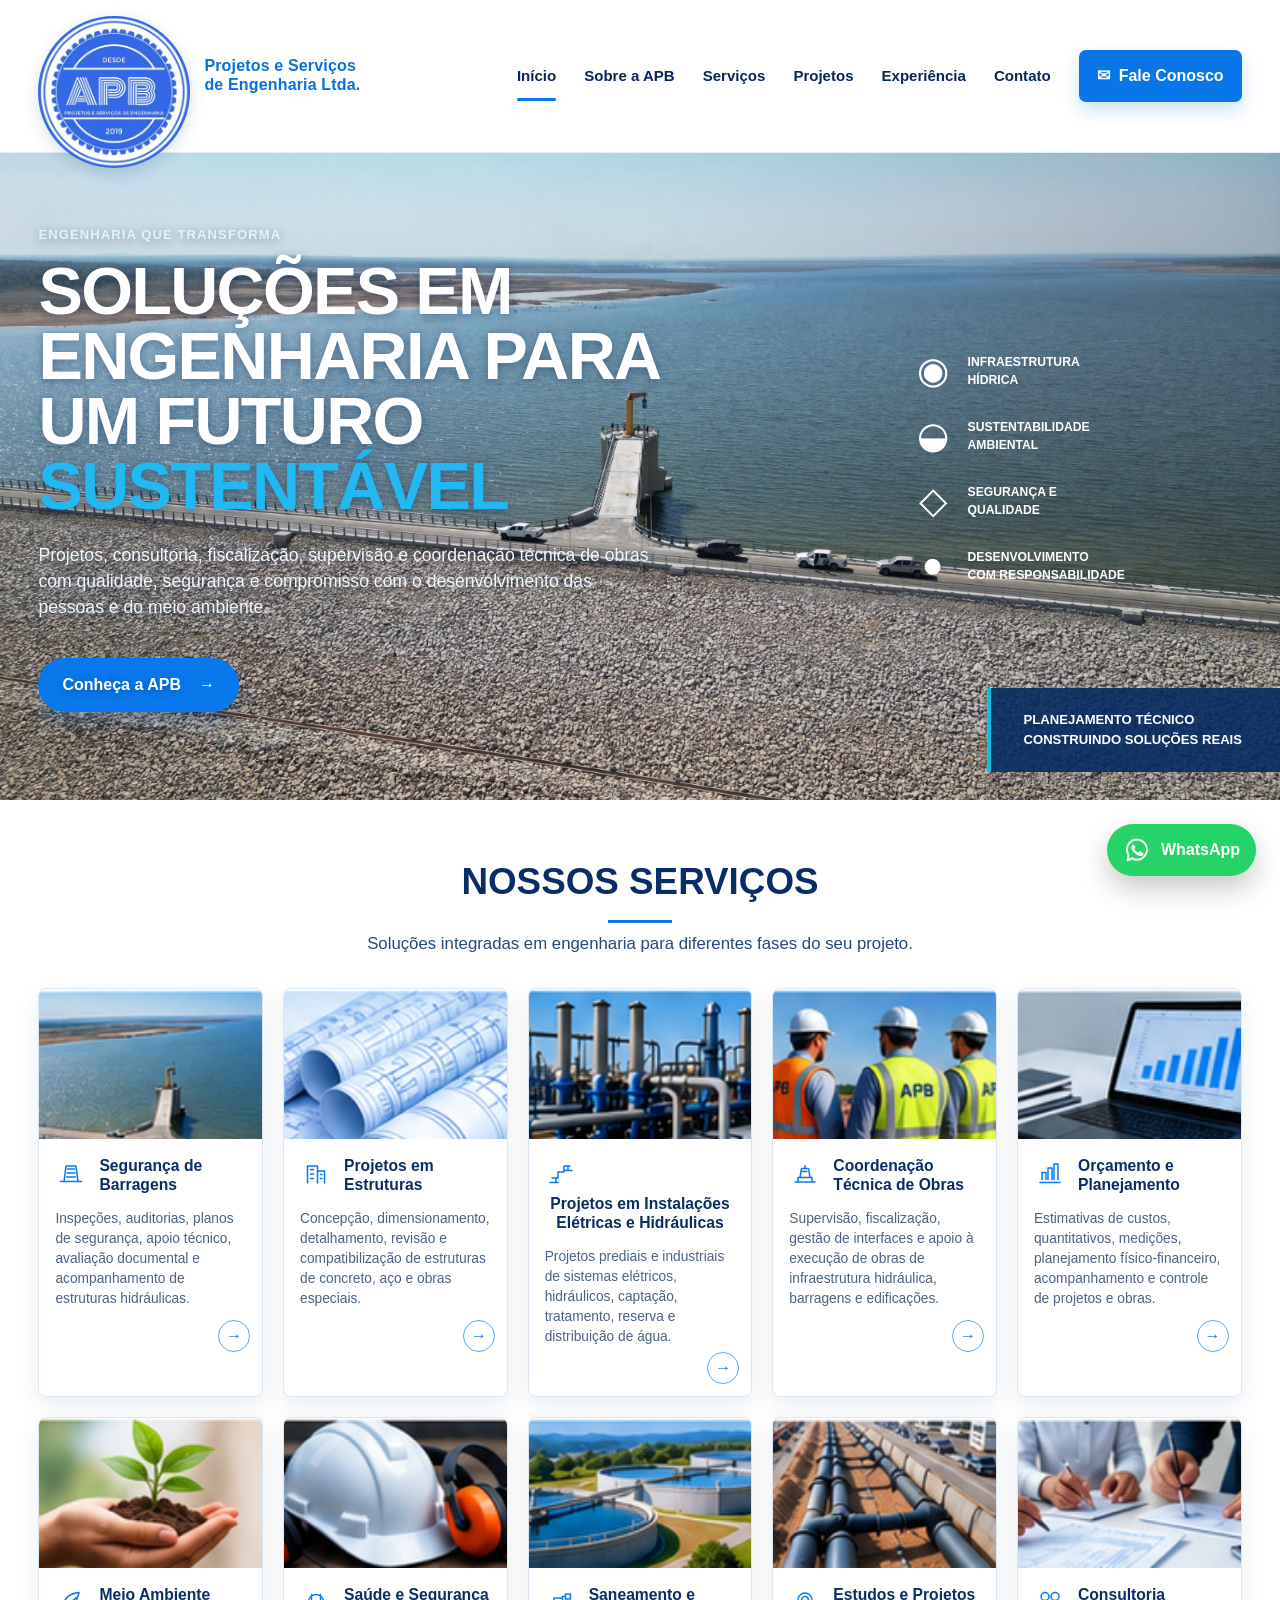
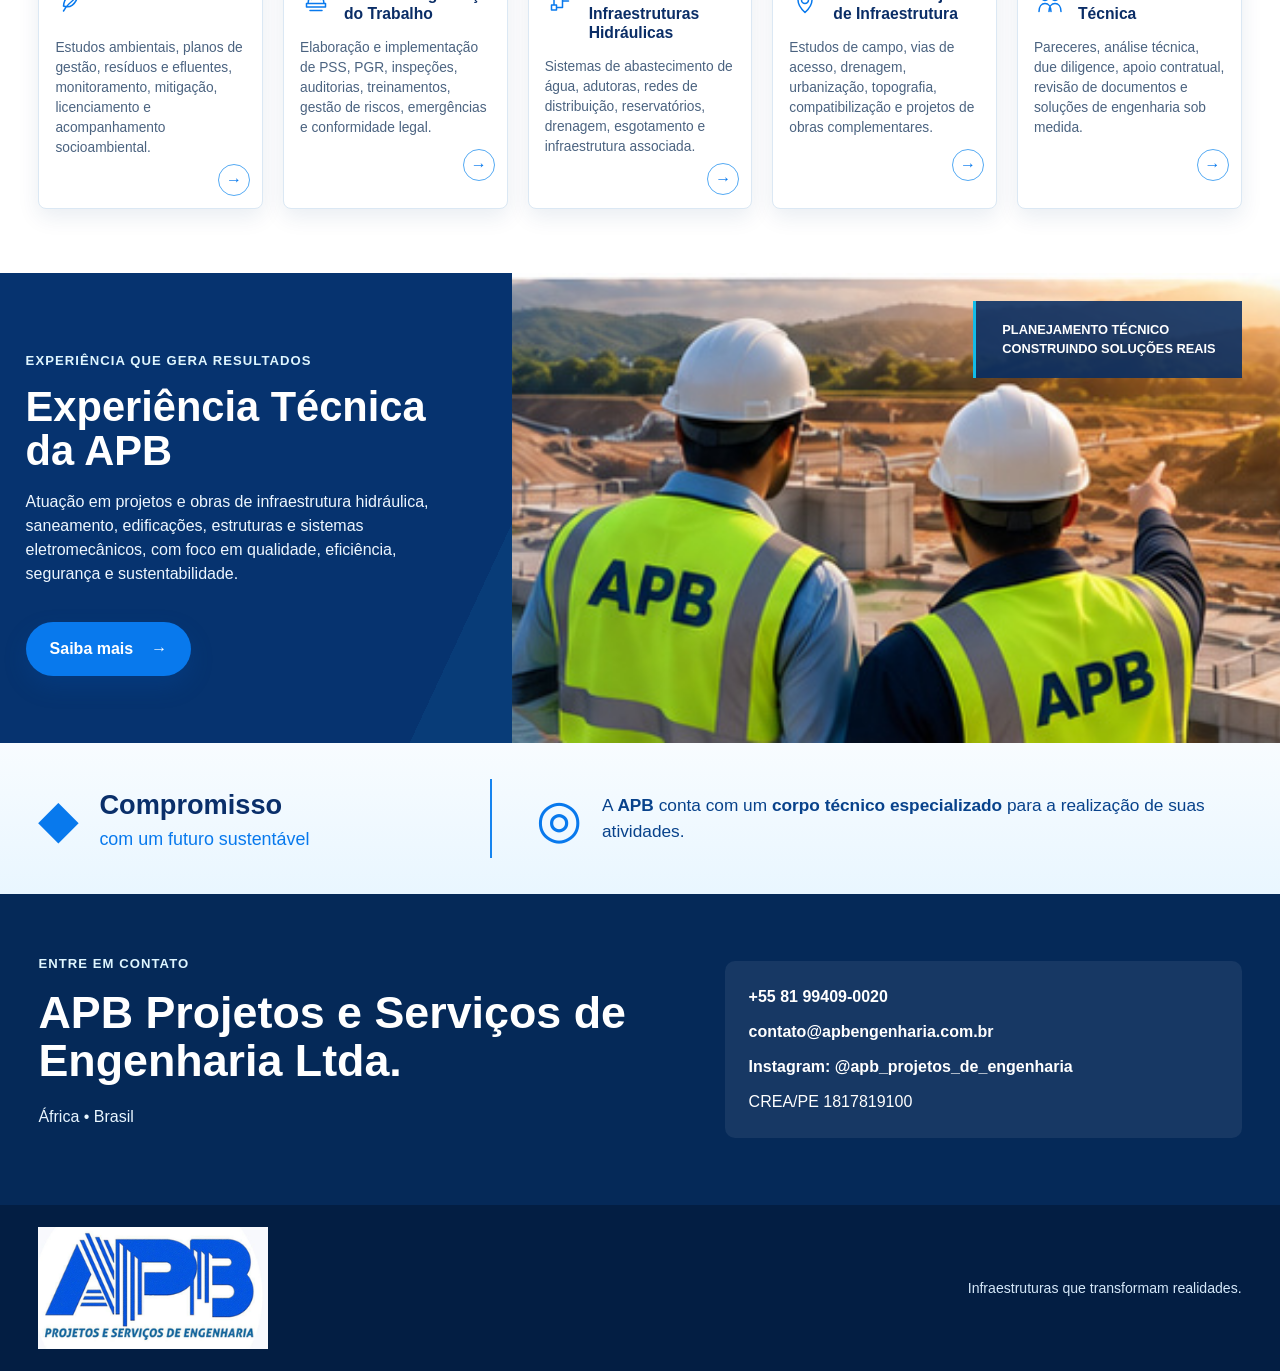
<file: index.html>
<!doctype html>
<html lang="pt-BR">
<head>
  <meta charset="utf-8" />
  <meta name="viewport" content="width=device-width, initial-scale=1" />
  <meta name="description" content="APB Projetos e Serviços de Engenharia Ltda. Soluções em engenharia, infraestrutura hidráulica, segurança de barragens, estruturas, instalações, meio ambiente, saúde e segurança do trabalho, coordenação técnica e planejamento." />
  <meta name="theme-color" content="#073b78" />
  <title>APB Projetos e Serviços de Engenharia Ltda.</title>
  <link rel="stylesheet" href="./styles.css" />
</head>
<body>
  <header class="site-header">
    <div class="container header-inner">
      <a class="brand" href="#inicio" aria-label="Ir para o início">
        <img src="./00_logo_apb.jpg" alt="Logotipo da APB" class="brand-logo" />
        <span class="brand-legal">Projetos e Serviços<br>de Engenharia Ltda.</span>
      </a>

      <button class="menu-toggle" aria-label="Abrir menu" aria-expanded="false" aria-controls="main-nav">☰</button>
      <nav id="main-nav" class="main-nav" aria-label="Navegação principal">
        <a class="active" href="#inicio">Início</a>
        <a href="#experiencia">Sobre a APB</a>
        <a href="#servicos">Serviços</a>
        <a href="#servicos">Projetos</a>
        <a href="#experiencia">Experiência</a>
        <a href="#contato">Contato</a>
      </nav>
      <a class="header-cta" href="#contato" aria-label="Fale conosco">✉ <span>Fale Conosco</span></a>
    </div>
  </header>

  <main>
    <section id="inicio" class="hero" aria-labelledby="hero-title">
      <img src="./hero.jpg" alt="Barragem e reservatório, infraestrutura hidráulica" class="hero-bg" />
      <div class="hero-overlay"></div>
      <div class="container hero-layout">
        <div class="hero-copy">
          <p class="eyebrow light">Engenharia que transforma</p>
          <h1 id="hero-title">Soluções em Engenharia para um Futuro <span>Sustentável</span></h1>
          <p>Projetos, consultoria, fiscalização, supervisão e coordenação técnica de obras com qualidade, segurança e compromisso com o desenvolvimento das pessoas e do meio ambiente.</p>
          <a class="btn-primary" href="#servicos">Conheça a APB <span aria-hidden="true">→</span></a>
        </div>

        <aside class="hero-values" aria-label="Princípios de atuação">
          <div><span class="value-icon" aria-hidden="true">◉</span><strong>Infraestrutura<br>Hídrica</strong></div>
          <div><span class="value-icon" aria-hidden="true">◒</span><strong>Sustentabilidade<br>Ambiental</strong></div>
          <div><span class="value-icon" aria-hidden="true">◇</span><strong>Segurança e<br>Qualidade</strong></div>
          <div><span class="value-icon" aria-hidden="true">●</span><strong>Desenvolvimento<br>com Responsabilidade</strong></div>
        </aside>
      </div>
      <div class="hero-tag">Planejamento Técnico<br>Construindo Soluções Reais</div>
    </section>
<section id="servicos" class="section services-section" aria-labelledby="services-title">
      <div class="container">
        <div class="section-heading">
          <h2 id="services-title">Nossos Serviços</h2>
          <p>Soluções integradas em engenharia para diferentes fases do seu projeto.</p>
        </div>

        <div class="services-grid">
          <article class="service-card" id="seguranca-barragens" tabindex="0">
            <div class="service-image service-dam" role="img" aria-label="Barragem e reservatório"></div>
            <div class="service-body">
              <svg class="service-icon" viewBox="0 0 64 64" aria-hidden="true"><path d="M11 49h42M18 49l4-31h20l4 31M25 24h14M24 32h16M23 40h18"/></svg>
              <h3>Segurança de Barragens</h3>
              <p>Inspeções, auditorias, planos de segurança, apoio técnico, avaliação documental e acompanhamento de estruturas hidráulicas.</p>
              <button class="service-more" type="button" data-service="Segurança de Barragens" aria-label="Ver detalhes de Segurança de Barragens">→</button>
            </div>
          </article>

          <article class="service-card" tabindex="0">
            <div class="service-image service-structure" role="img" aria-label="Projeto estrutural"></div>
            <div class="service-body">
              <svg class="service-icon" viewBox="0 0 64 64" aria-hidden="true"><path d="M15 52V18h20v34M35 28h14v24M21 25h6M21 34h6M21 43h6M41 35h3M41 43h3"/></svg>
              <h3>Projetos em Estruturas</h3>
              <p>Concepção, dimensionamento, detalhamento, revisão e compatibilização de estruturas de concreto, aço e obras especiais.</p>
              <button class="service-more" type="button" data-service="Projetos em Estruturas" aria-label="Ver detalhes de Projetos em Estruturas">→</button>
            </div>
          </article>

          <article class="service-card" tabindex="0">
            <div class="service-image service-installations" role="img" aria-label="Instalações hidráulicas e elétricas"></div>
            <div class="service-body">
              <svg class="service-icon" viewBox="0 0 64 64" aria-hidden="true"><path d="M14 42h12V30h12V18h12M22 42v9M46 18v9M10 51h16M38 27h16"/></svg>
              <h3 class="installations-title">Projetos em Instalações Elétricas e Hidráulicas</h3>
              <p>Projetos prediais e industriais de sistemas elétricos, hidráulicos, captação, tratamento, reserva e distribuição de água.</p>
              <button class="service-more" type="button" data-service="Projetos em Instalações Elétricas e Hidráulicas" aria-label="Ver detalhes de Projetos em Instalações Elétricas e Hidráulicas">→</button>
            </div>
          </article>

          <article class="service-card" tabindex="0">
            <div class="service-image service-coordination" role="img" aria-label="Coordenação técnica de obras"></div>
            <div class="service-body">
              <svg class="service-icon" viewBox="0 0 64 64" aria-hidden="true"><path d="M12 50h40M18 50v-9h28v9M22 41l3-18h14l3 18M26 29h10M32 17v6"/></svg>
              <h3>Coordenação Técnica de Obras</h3>
              <p>Supervisão, fiscalização, gestão de interfaces e apoio à execução de obras de infraestrutura hidráulica, barragens e edificações.</p>
              <button class="service-more" type="button" data-service="Coordenação Técnica de Obras" aria-label="Ver detalhes de Coordenação Técnica de Obras">→</button>
            </div>
          </article>

          <article class="service-card" tabindex="0">
            <div class="service-image service-budget" role="img" aria-label="Orçamento e planejamento"></div>
            <div class="service-body">
              <svg class="service-icon" viewBox="0 0 64 64" aria-hidden="true"><path d="M12 51h40M16 45V31h8v14M28 45V22h8v23M40 45V14h8v31"/></svg>
              <h3>Orçamento e Planejamento</h3>
              <p>Estimativas de custos, quantitativos, medições, planejamento físico-financeiro, acompanhamento e controle de projetos e obras.</p>
              <button class="service-more" type="button" data-service="Orçamento e Planejamento" aria-label="Ver detalhes de Orçamento e Planejamento">→</button>
            </div>
          </article>

          <article class="service-card" tabindex="0">
            <div class="service-image service-environment" role="img" aria-label="Meio ambiente"></div>
            <div class="service-body">
              <svg class="service-icon" viewBox="0 0 64 64" aria-hidden="true"><path d="M48 13C30 15 18 24 17 40c12 5 25-1 31-27ZM17 50c7-12 15-19 26-27"/></svg>
              <h3>Meio Ambiente</h3>
              <p>Estudos ambientais, planos de gestão, resíduos e efluentes, monitoramento, mitigação, licenciamento e acompanhamento socioambiental.</p>
              <button class="service-more" type="button" data-service="Meio Ambiente" aria-label="Ver detalhes de Meio Ambiente">→</button>
            </div>
          </article>

          <article class="service-card" tabindex="0">
            <div class="service-image service-hst" role="img" aria-label="Saúde e Segurança do Trabalho"></div>
            <div class="service-body">
              <svg class="service-icon" viewBox="0 0 64 64" aria-hidden="true"><path d="M16 35c0-10 7-18 16-18s16 8 16 18M13 35h38v7H13zM23 17v10M41 17v10M20 49h24"/></svg>
              <h3>Saúde e Segurança do Trabalho</h3>
              <p>Elaboração e implementação de PSS, PGR, inspeções, auditorias, treinamentos, gestão de riscos, emergências e conformidade legal.</p>
              <button class="service-more" type="button" data-service="Saúde e Segurança do Trabalho" aria-label="Ver detalhes de Saúde e Segurança do Trabalho">→</button>
            </div>
          </article>

          <article class="service-card" tabindex="0">
            <div class="service-image service-water" role="img" aria-label="Saneamento e infraestrutura hidráulica"></div>
            <div class="service-body">
              <svg class="service-icon" viewBox="0 0 64 64" aria-hidden="true"><path d="M13 38h10v10H13zM41 16h10v10H41zM23 43h12V21h6M35 30h12M18 38V24h17"/></svg>
              <h3>Saneamento e Infraestruturas Hidráulicas</h3>
              <p>Sistemas de abastecimento de água, adutoras, redes de distribuição, reservatórios, drenagem, esgotamento e infraestrutura associada.</p>
              <button class="service-more" type="button" data-service="Saneamento e Infraestruturas Hidráulicas" aria-label="Ver detalhes de Saneamento e Infraestruturas Hidráulicas">→</button>
            </div>
          </article>

          <article class="service-card" tabindex="0">
            <div class="service-image service-infra" role="img" aria-label="Estudos e projetos de infraestrutura"></div>
            <div class="service-body">
              <svg class="service-icon" viewBox="0 0 64 64" aria-hidden="true"><path d="M32 53s14-13 14-25a14 14 0 1 0-28 0c0 12 14 25 14 25Zm0-18a7 7 0 1 0 0-14 7 7 0 0 0 0 14Z"/></svg>
              <h3>Estudos e Projetos de Infraestrutura</h3>
              <p>Estudos de campo, vias de acesso, drenagem, urbanização, topografia, compatibilização e projetos de obras complementares.</p>
              <button class="service-more" type="button" data-service="Estudos e Projetos de Infraestrutura" aria-label="Ver detalhes de Estudos e Projetos de Infraestrutura">→</button>
            </div>
          </article>

          <article class="service-card" tabindex="0">
            <div class="service-image service-consulting" role="img" aria-label="Consultoria técnica"></div>
            <div class="service-body">
              <svg class="service-icon" viewBox="0 0 64 64" aria-hidden="true"><path d="M22 29a8 8 0 1 0 0-16 8 8 0 0 0 0 16ZM42 29a8 8 0 1 0 0-16 8 8 0 0 0 0 16ZM10 51c0-10 5-16 12-16s12 6 12 16M30 51c0-10 5-16 12-16s12 6 12 16"/></svg>
              <h3>Consultoria Técnica</h3>
              <p>Pareceres, análise técnica, due diligence, apoio contratual, revisão de documentos e soluções de engenharia sob medida.</p>
              <button class="service-more" type="button" data-service="Consultoria Técnica" aria-label="Ver detalhes de Consultoria Técnica">→</button>
            </div>
          </article>
        </div>
      </div>
    </section>
<section id="experiencia" class="experience-section">
      <div class="experience-text">
        <div class="experience-inner">
          <p class="eyebrow light">Experiência que gera resultados</p>
          <h2>Experiência Técnica da APB</h2>
          <p>Atuação em projetos e obras de infraestrutura hidráulica, saneamento, edificações, estruturas e sistemas eletromecânicos, com foco em qualidade, eficiência, segurança e sustentabilidade.</p>
          <a class="btn-primary" href="#contato">Saiba mais <span aria-hidden="true">→</span></a>
        </div>
      </div>
      <div class="experience-photo" role="img" aria-label="Equipe técnica em acompanhamento de obra"></div>
      <div class="experience-tag">Planejamento Técnico<br>Construindo Soluções Reais</div>
    </section>

    <section class="commitment-section">
      <div class="container commitment-grid">
        <div class="commitment-title">
          <span class="leaf-icon" aria-hidden="true">◆</span>
          <div><strong>Compromisso</strong><span>com um futuro sustentável</span></div>
        </div>
        <div class="commitment-copy">
          <span class="team-icon" aria-hidden="true">◎</span>
          <p>A <strong>APB</strong> conta com um <strong>corpo técnico especializado</strong> para a realização de suas atividades.</p>
        </div>
      </div>
    </section>

    <section id="contato" class="contact-section">
      <div class="container contact-grid">
        <div>
          <p class="eyebrow light">Entre em contato</p>
          <h2>APB Projetos e Serviços de Engenharia Ltda.</h2>
          <p>África • Brasil</p>
        </div>
        <div class="contact-links">
          <a href="tel:+5581994090020">+55 81 99409-0020</a>
          <a href="mailto:contato@apbengenharia.com.br">contato@apbengenharia.com.br</a>
          <a href="https://www.instagram.com/apb_projetos_de_engenharia/" target="_blank" rel="noopener noreferrer" aria-label="Instagram da APB">Instagram: @apb_projetos_de_engenharia</a>
          <span>CREA/PE 1817819100</span>
        </div>
      </div>
    </section>
  </main>

  <footer class="site-footer">
    <div class="container footer-inner">
      <div class="footer-brand"><img src="./APB_Logo_Horizontal.png" alt="APB Projetos e Serviços de Engenharia" /></div>
      <span>Infraestruturas que transformam realidades.</span>
    </div>
  </footer>


  <a class="whatsapp-float" href="https://wa.me/5581994090020" target="_blank" rel="noopener noreferrer" aria-label="Fale com a APB pelo WhatsApp">
    <svg viewBox="0 0 32 32" aria-hidden="true"><path d="M16 3a12.6 12.6 0 0 0-10.7 19.3L4 29l6.9-1.8A12.6 12.6 0 1 0 16 3Zm0 22.9c-1.8 0-3.5-.5-5-1.3l-.4-.2-4.1 1.1 1.1-4-.3-.4A10.3 10.3 0 1 1 16 25.9Zm5.7-7.7c-.3-.2-1.9-.9-2.2-1-.3-.1-.5-.2-.7.2-.2.3-.8 1-.9 1.2-.2.2-.3.2-.6.1-1.8-.9-3-1.6-4.2-3.7-.3-.5.3-.5.9-1.6.1-.2.1-.4 0-.6-.1-.2-.7-1.7-1-2.3-.3-.6-.5-.5-.7-.5h-.6c-.2 0-.6.1-.9.4-.3.3-1.2 1.2-1.2 2.9s1.2 3.3 1.4 3.6c.2.2 2.4 3.7 5.9 5.2 2.2.9 3 .9 4.1.8.7-.1 1.9-.8 2.2-1.5.3-.7.3-1.3.2-1.5-.1-.1-.3-.2-.6-.3Z"/></svg>
    <span>WhatsApp</span>
  </a>

  <dialog id="service-dialog" class="service-dialog" aria-labelledby="dialog-title">
    <button class="dialog-close" type="button" aria-label="Fechar">×</button>
    <h2 id="dialog-title">Serviço</h2>
    <p id="dialog-copy"></p>
    <a class="btn-primary" href="#contato" id="dialog-contact">Fale com a APB</a>
  </dialog>

  <script src="./script.js"></script>
</body>
</html>
</file>
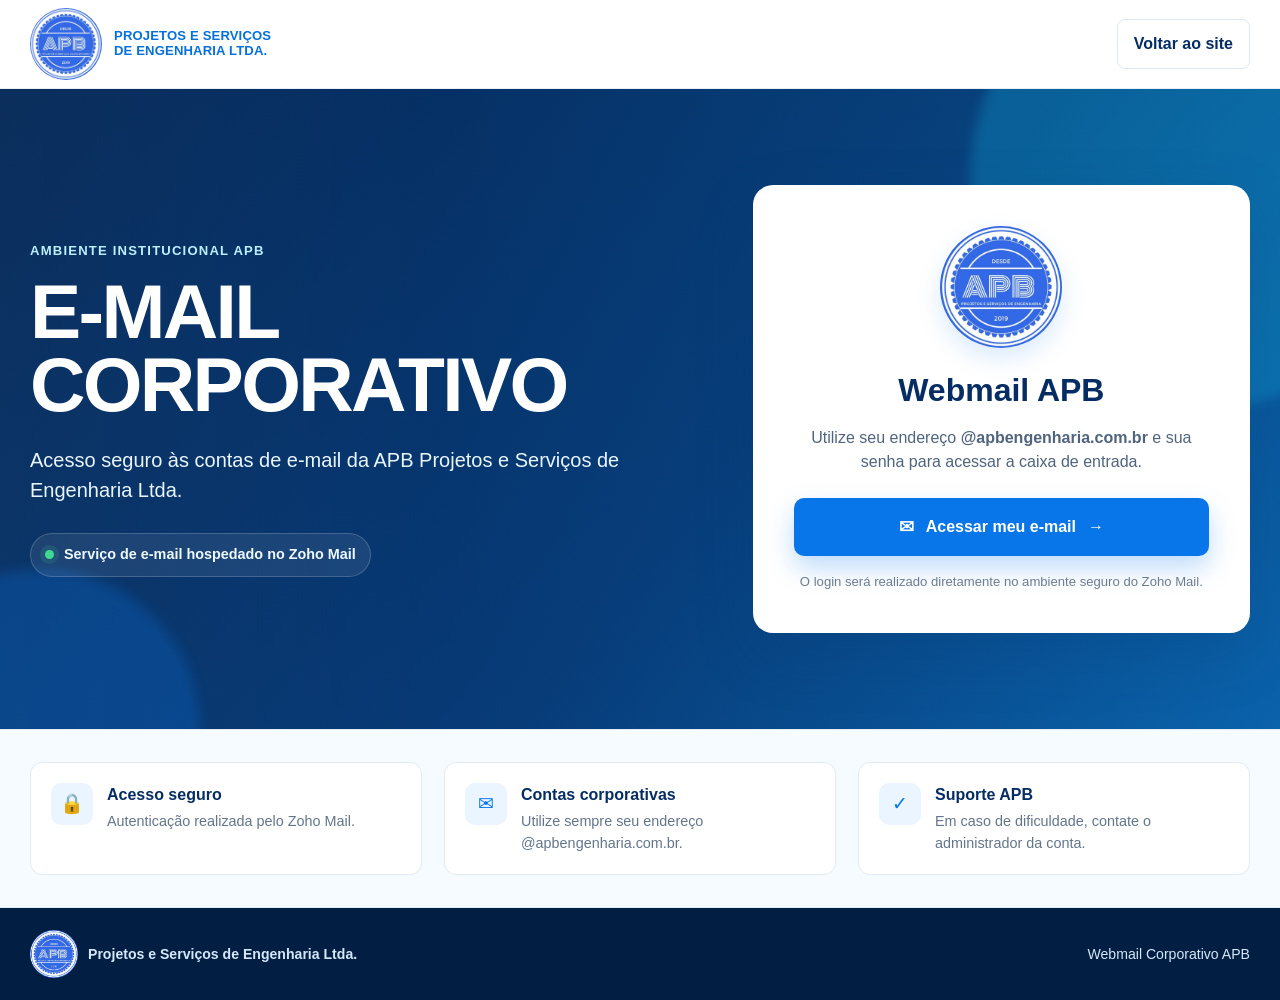
<file: webmail.html>
<!doctype html>
<html lang="pt-BR">
<head>
  <meta charset="utf-8" />
  <meta name="viewport" content="width=device-width, initial-scale=1" />
  <meta name="description" content="Acesso ao e-mail corporativo da APB Projetos e Serviços de Engenharia Ltda." />
  <meta name="theme-color" content="#073b78" />
  <title>Webmail | APB Projetos e Serviços de Engenharia Ltda.</title>
  <link rel="stylesheet" href="./webmail.css" />
</head>
<body>
  <header class="site-header">
    <div class="container header-inner">
      <a class="brand" href="./index.html" aria-label="Voltar ao site da APB">
        <img src="./00_logo_apb.jpg" alt="Logotipo da APB" class="brand-logo" />
        <span class="brand-legal">Projetos e Serviços<br>de Engenharia Ltda.</span>
      </a>
      <a class="back-link" href="./index.html">Voltar ao site</a>
    </div>
  </header>

  <main class="webmail-main">
    <section class="webmail-hero" aria-labelledby="webmail-title">
      <div class="hero-glow hero-glow-one"></div>
      <div class="hero-glow hero-glow-two"></div>
      <div class="container webmail-layout">
        <div class="webmail-copy">
          <p class="eyebrow">Ambiente institucional APB</p>
          <h1 id="webmail-title">E-mail Corporativo</h1>
          <p class="lead">Acesso seguro às contas de e-mail da APB Projetos e Serviços de Engenharia Ltda.</p>
          <div class="status-line"><span class="status-dot"></span> Serviço de e-mail hospedado no Zoho Mail</div>
        </div>

        <div class="access-card" aria-label="Acesso ao webmail APB">
          <div class="logo-wrap">
            <img src="./00_logo_apb.jpg" alt="APB" class="card-logo" />
          </div>
          <h2>Webmail APB</h2>
          <p>Utilize seu endereço <strong>@apbengenharia.com.br</strong> e sua senha para acessar a caixa de entrada.</p>
          <a class="mail-button" href="https://mail.zoho.com/" target="_blank" rel="noopener noreferrer">
            <span class="mail-icon" aria-hidden="true">✉</span>
            Acessar meu e-mail
            <span aria-hidden="true">→</span>
          </a>
          <p class="helper">O login será realizado diretamente no ambiente seguro do Zoho Mail.</p>
        </div>
      </div>
    </section>

    <section class="info-strip">
      <div class="container info-grid">
        <div class="info-item">
          <span class="info-icon" aria-hidden="true">🔒</span>
          <div><strong>Acesso seguro</strong><span>Autenticação realizada pelo Zoho Mail.</span></div>
        </div>
        <div class="info-item">
          <span class="info-icon" aria-hidden="true">✉</span>
          <div><strong>Contas corporativas</strong><span>Utilize sempre seu endereço @apbengenharia.com.br.</span></div>
        </div>
        <div class="info-item">
          <span class="info-icon" aria-hidden="true">✓</span>
          <div><strong>Suporte APB</strong><span>Em caso de dificuldade, contate o administrador da conta.</span></div>
        </div>
      </div>
    </section>
  </main>

  <footer class="site-footer">
    <div class="container footer-inner">
      <div class="footer-brand">
        <img src="./00_logo_apb.jpg" alt="APB" />
        <span>Projetos e Serviços de Engenharia Ltda.</span>
      </div>
      <span>Webmail Corporativo APB</span>
    </div>
  </footer>
</body>
</html>
</file>
<file: styles.css>
:root{
  --navy:#062d63;
  --navy2:#073b78;
  --blue:#0876e8;
  --cyan:#12bce8;
  --ink:#08265a;
  --muted:#5d6d83;
  --line:#dce9f5;
  --panel:#f4f9fe;
  --white:#fff;
  --shadow:0 14px 34px rgba(5,54,112,.13);
}
*{box-sizing:border-box}
html{scroll-behavior:smooth}
body{margin:0;font-family:Inter,Arial,Helvetica,sans-serif;color:var(--ink);background:#fff;line-height:1.5}
img{display:block;max-width:100%}
a{text-decoration:none;color:inherit}
button{font:inherit}
.container{width:94%;max-width:1540px;margin:auto}

.site-header{position:sticky;top:0;z-index:50;overflow:visible;background:rgba(255,255,255,.98);border-bottom:1px solid #e6eef6;backdrop-filter:blur(10px)}
.header-inner{min-height:108px;display:flex;align-items:center;gap:28px;overflow:visible}
.brand{display:flex;align-items:center;gap:14px;min-width:355px;position:relative;z-index:60;overflow:visible}
.brand-logo{width:152px;height:152px;border-radius:50%;object-fit:cover;flex:0 0 auto;transform:translateY(16px);box-shadow:0 5px 16px rgba(5,54,112,.16);background:#fff}
.brand-legal{font-weight:800;color:#0870dc;text-transform:none;font-size:1rem;line-height:1.18;letter-spacing:.01em;white-space:nowrap}
.main-nav{margin-left:auto;display:flex;align-items:center;gap:28px;font-weight:700;font-size:.94rem}
.main-nav a{position:relative;padding:30px 0;color:#08265a}
.main-nav a::after{content:"";position:absolute;left:0;right:0;bottom:16px;height:3px;background:transparent;border-radius:3px}
.main-nav a:hover::after,.main-nav a.active::after{background:var(--blue)}
.header-cta{display:inline-flex;gap:9px;align-items:center;background:var(--blue);color:#fff;padding:14px 18px;border-radius:7px;font-weight:800;box-shadow:0 8px 18px rgba(8,118,232,.22)}
.menu-toggle{display:none;margin-left:auto;border:0;background:transparent;color:var(--navy);font-size:1.8rem}

.hero{position:relative;min-height:570px;display:flex;align-items:center;overflow:hidden;background:#174b77;color:#fff}
.hero-bg{position:absolute;inset:0;width:100%;height:100%;object-fit:cover;object-position:center center}
.hero-overlay{display:none}
.hero-layout{position:relative;z-index:2;display:grid;grid-template-columns:minmax(0,1.2fr) 330px;gap:70px;align-items:center;padding:72px 0 88px}
.hero-copy{max-width:700px;text-shadow:0 2px 10px rgba(0,30,65,.38)}
.eyebrow{text-transform:uppercase;letter-spacing:.08em;font-weight:800;color:var(--blue);font-size:.82rem;margin:0 0 14px}
.eyebrow.light{color:#dff6ff}
.hero-copy h1{font-size:clamp(2.7rem,5.2vw,4.7rem);line-height:.98;margin:0 0 22px;text-transform:uppercase;letter-spacing:-.025em}
.hero-copy h1 span{color:#22b9f2}
.hero-copy>p:not(.eyebrow){font-size:1.1rem;max-width:620px;color:#f0f7fd}
.btn-primary{display:inline-flex;align-items:center;gap:18px;background:#0879ed;color:#fff;border-radius:999px;padding:15px 24px;font-weight:800;margin-top:20px;box-shadow:0 10px 22px rgba(0,76,163,.28)}
.hero-values{display:grid;gap:28px;align-self:center}
.hero-values>div{display:grid;grid-template-columns:42px 1fr;align-items:center;gap:14px;color:#fff;font-size:.76rem;text-transform:uppercase}
.value-icon{font-size:2.3rem;line-height:1;color:#fff;text-align:center}
.hero-tag{position:absolute;right:0;bottom:28px;z-index:3;background:rgba(6,45,99,.9);padding:22px 38px 22px 32px;border-left:4px solid var(--cyan);text-transform:uppercase;font-weight:700;font-size:.82rem;line-height:1.55}

.section{padding:76px 0}
.about-section{background:#fff}
.about-grid{display:grid;grid-template-columns:1.25fr .75fr;gap:46px;align-items:center}
.about-grid h2,.project-strip h2,.contact-section h2{font-size:clamp(2rem,3.5vw,3.2rem);line-height:1.08;margin:0 0 20px}
.about-grid p{color:#435972}
.about-panel{background:linear-gradient(145deg,#f2f8fd,#e8f4fc);padding:34px;border-left:5px solid var(--cyan);border-radius:16px;box-shadow:var(--shadow)}
.about-panel h3{margin-top:0;font-size:1.45rem}

.services-section{padding:54px 0 64px;background:#fff}
.section-heading{text-align:center;margin-bottom:32px}
.section-heading h2{font-size:2.3rem;text-transform:uppercase;margin:0;color:#092d66}
.section-heading h2::after{content:"";display:block;width:64px;height:3px;background:var(--blue);margin:10px auto 8px}
.section-heading p{margin:0;color:#244975;font-size:1.05rem}
.services-grid{display:grid;grid-template-columns:repeat(5,minmax(0,1fr));gap:20px;width:100%}
.service-card{position:relative;background:#fff;border:1px solid #dbe8f4;border-radius:8px;overflow:hidden;box-shadow:0 8px 22px rgba(10,58,111,.09);transition:.22s ease;outline:none}
.service-card:hover,.service-card:focus-within,.service-card:focus{transform:translateY(-4px);box-shadow:0 16px 32px rgba(10,58,111,.16);border-color:#a9cff3}
.service-image{height:150px;background-size:cover;background-position:center}
.service-dam{background-image:url('./02_seguranca_barragens.jpg')}
.service-structure{background-image:url('./03_projetos_estruturas.jpg')}
.service-installations{background-image:url('./04_instalacoes_eletricas_hidraulicas.jpg')}
.service-coordination{background-image:url('./05_coordenacao_tecnica_obras.jpg')}
.service-budget{background-image:url('./06_orcamento_planejamento.jpg')}
.service-environment{background-image:url('./07_meio_ambiente.jpg')}
.service-hst{background-image:url('./08_saude_seguranca_trabalho.jpg')}
.service-water{background-image:url('./09_saneamento_infraestruturas_hidricas.jpg')}
.service-infra{background-image:url('./10_estudos_projetos_infraestrutura.jpg')}
.service-consulting{background-image:url('./11_consultoria_tecnica.jpg')}
.service-body{position:relative;padding:18px 16px 50px;min-height:225px}
.service-icon{width:32px;height:32px;fill:none;stroke:#0879ed;stroke-width:3;stroke-linecap:round;stroke-linejoin:round;float:left;margin:0 12px 6px 0}
.service-card h3{font-size:.98rem;line-height:1.2;margin:0 0 14px;color:#0a2d66;min-height:38px}
.service-card p{clear:both;color:#4b6380;font-size:.86rem;line-height:1.45;margin:0}
.service-more{position:absolute;right:12px;bottom:12px;width:32px;height:32px;border-radius:50%;border:1px solid #55aaf3;background:#fff;color:#0879ed;font-weight:900;cursor:pointer}
.service-more:hover,.service-more:focus{background:#0879ed;color:#fff;outline:2px solid #b9dcfb;outline-offset:2px}

.project-strip{background:linear-gradient(120deg,#062f69,#084e8f);color:#fff;padding:60px 0}
.project-grid{display:grid;grid-template-columns:1fr 1fr;gap:42px;align-items:center}
.project-grid p{color:#eaf5ff}
.project-points{display:grid;grid-template-columns:1fr 1fr;gap:12px}
.project-points span{border:1px solid rgba(255,255,255,.2);background:rgba(255,255,255,.08);padding:18px;border-radius:8px;font-weight:700}

.experience-section{position:relative;display:grid;grid-template-columns:40% 60%;min-height:470px;background:#083c78;color:#fff;overflow:hidden}
.experience-text{background:linear-gradient(115deg,#06336f 0%,#06336f 86%,transparent 86%);position:relative;z-index:2}
.experience-inner{max-width:620px;margin-left:auto;padding:78px 48px 64px 5%}
.experience-inner h2{font-size:2.6rem;line-height:1.05;margin:0 0 18px}
.experience-inner p{color:#eef7ff}
.experience-photo{background-image:url('./12_equipe_apb_coletes.jpg');background-size:cover;background-position:center 42%;min-height:470px}
.experience-tag{position:absolute;right:3%;top:28px;background:rgba(6,45,99,.88);border-left:3px solid var(--cyan);padding:20px 26px;z-index:3;text-transform:uppercase;font-weight:700;font-size:.8rem;line-height:1.45}

.commitment-section{background:linear-gradient(180deg,#f8fcff,#e9f6ff);padding:36px 0}
.commitment-grid{display:grid;grid-template-columns:.9fr 1.4fr;align-items:center;gap:44px}
.commitment-title,.commitment-copy{display:flex;align-items:center;gap:20px}
.commitment-title{padding-right:34px;border-right:2px solid #1684ef}
.commitment-title strong{display:block;font-size:1.7rem;color:#0a2f6a}
.commitment-title span:not(.leaf-icon){display:block;color:#0879ed;font-size:1.12rem}
.commitment-copy p{margin:0;color:#08428b;font-size:1.08rem}
.leaf-icon,.team-icon{font-size:3.3rem;color:#0879ed}

.contact-section{background:#052958;color:#fff;padding:60px 0}
.contact-grid{display:grid;grid-template-columns:1fr .8fr;gap:40px;align-items:center}
.contact-grid p{color:#e9f6ff}
.contact-links{display:grid;gap:11px;background:rgba(255,255,255,.07);padding:24px;border-radius:10px}
.contact-links a{font-weight:700}

.site-footer{background:#031e43;color:#d5e8f9;padding:22px 0}
.footer-inner{display:flex;justify-content:space-between;align-items:center;gap:18px;flex-wrap:wrap;font-size:.88rem}
.footer-brand{display:flex;align-items:center;gap:10px;font-weight:700}
.footer-brand img{width:230px;height:auto;border-radius:0;object-fit:contain;flex:0 0 auto}

.service-dialog{max-width:560px;width:calc(100% - 32px);border:0;border-radius:16px;padding:34px;box-shadow:0 24px 80px rgba(0,29,67,.28);color:#0b2b5f}
.service-dialog::backdrop{background:rgba(2,24,51,.62)}
.dialog-close{position:absolute;right:14px;top:10px;border:0;background:transparent;font-size:2rem;color:#31577f;cursor:pointer}
.service-dialog h2{margin:0 36px 12px 0}
.service-dialog p{color:#49627e}

@media (max-width:1100px){
  .services-grid{grid-template-columns:repeat(3,1fr)}
  .main-nav{gap:17px;font-size:.87rem}
  .brand{min-width:220px}
}
@media (max-width:860px){
  .header-inner{min-height:76px}
  .brand-logo{width:72px;height:72px}
  .brand{min-width:0}
  .header-cta{display:none}
  .menu-toggle{display:block}
  .main-nav{display:none;position:absolute;top:76px;left:0;right:0;background:#fff;flex-direction:column;align-items:stretch;padding:16px 24px;border-bottom:1px solid #dce8f4;box-shadow:0 12px 25px rgba(0,35,80,.12)}
  .main-nav.open{display:flex}
  .main-nav a{padding:9px 0}
  .main-nav a::after{display:none}
  .hero-layout{grid-template-columns:1fr;padding:76px 0 120px}
  .hero-values{grid-template-columns:1fr 1fr;gap:20px}
  .hero-tag{bottom:16px;padding:16px 24px}
  .about-grid,.project-grid,.commitment-grid,.contact-grid{grid-template-columns:1fr}
  .commitment-title{border-right:0;border-bottom:2px solid #1684ef;padding:0 0 22px}
  .experience-section{grid-template-columns:1fr;min-height:0}
  .experience-text{background:#06336f}
  .experience-inner{max-width:none;margin:0;padding:50px 24px}
  .experience-photo{min-height:330px}
  .services-grid{grid-template-columns:repeat(2,1fr)}
}
@media (max-width:560px){
  .container{width:calc(100% - 24px);max-width:none}
  .brand-legal{font-size:.74rem}
  .brand-logo{width:66px;height:66px}
  .hero{min-height:620px}
  .hero-copy h1{font-size:2.55rem}
  .hero-copy>p:not(.eyebrow){font-size:1rem}
  .hero-values{grid-template-columns:1fr 1fr;font-size:.7rem}
  .hero-tag{font-size:.7rem}
  .services-grid{grid-template-columns:1fr}
  .service-image{height:150px}
  .service-body{min-height:auto}
  .project-points{grid-template-columns:1fr}
  .experience-inner h2{font-size:2.1rem}
  .experience-tag{position:static;background:#062f69;border-left:0;border-top:3px solid var(--cyan)}
}

.installations-title{clear:both;text-align:center;min-height:58px;display:flex;align-items:center;justify-content:center;margin-top:0!important;}

.whatsapp-float{position:fixed;right:24px;bottom:24px;z-index:80;display:inline-flex;align-items:center;gap:10px;background:#25D366;color:#fff;padding:12px 16px;border-radius:999px;font-weight:800;box-shadow:0 12px 28px rgba(0,0,0,.22);transition:transform .2s ease,box-shadow .2s ease}
.whatsapp-float:hover,.whatsapp-float:focus{transform:translateY(-2px);box-shadow:0 16px 34px rgba(0,0,0,.28);outline:none}
.whatsapp-float svg{width:28px;height:28px;fill:currentColor;flex:0 0 auto}
.whatsapp-float span{white-space:nowrap}

@media (max-width:1100px){
  .brand{min-width:300px}
  .brand-logo{width:132px;height:132px;transform:translateY(14px)}
}
@media (max-width:860px){
  .site-header{overflow:visible}
  .header-inner{min-height:82px}
  .brand-logo{width:104px;height:104px;transform:translateY(9px)}
  .brand-legal{font-size:.78rem;white-space:normal}
  .whatsapp-float{right:16px;bottom:16px;padding:11px 13px}
}
@media (max-width:560px){
  .brand-logo{width:92px;height:92px;transform:translateY(8px)}
  .brand-legal{font-size:.68rem}
  .whatsapp-float span{display:none}
  .whatsapp-float{width:54px;height:54px;padding:0;justify-content:center}
}
</file>
<file: webmail.css>
:root{
  --navy:#062d63;
  --navy2:#073b78;
  --blue:#0876e8;
  --cyan:#12bce8;
  --ink:#08265a;
  --muted:#5d6d83;
  --line:#dce9f5;
  --panel:#f4f9fe;
  --white:#fff;
  --shadow:0 22px 60px rgba(5,54,112,.18);
}
*{box-sizing:border-box}
html{scroll-behavior:smooth}
body{margin:0;font-family:Inter,Arial,Helvetica,sans-serif;color:var(--ink);background:#fff;line-height:1.5}
img{display:block;max-width:100%}
a{text-decoration:none;color:inherit}
.container{width:min(1220px,calc(100% - 40px));margin:auto}

.site-header{position:sticky;top:0;z-index:20;background:rgba(255,255,255,.98);border-bottom:1px solid #e6eef6;backdrop-filter:blur(10px)}
.header-inner{min-height:88px;display:flex;align-items:center;justify-content:space-between;gap:28px}
.brand{display:flex;align-items:center;gap:12px}
.brand-logo{width:72px;height:72px;border-radius:50%;object-fit:cover}
.brand-legal{font-weight:800;color:#0870dc;text-transform:uppercase;font-size:.82rem;line-height:1.14;letter-spacing:.01em}
.back-link{font-weight:800;color:var(--navy);padding:12px 16px;border-radius:8px;border:1px solid var(--line);background:#fff}
.back-link:hover{border-color:#a9cff3;color:var(--blue)}

.webmail-main{min-height:calc(100vh - 164px)}
.webmail-hero{position:relative;overflow:hidden;background:linear-gradient(130deg,#052958 0%,#073b78 58%,#0a5ba6 100%);color:#fff;padding:96px 0}
.webmail-hero::before{content:"";position:absolute;inset:0;background:linear-gradient(90deg,rgba(255,255,255,.025),transparent 35%,rgba(18,188,232,.08));pointer-events:none}
.hero-glow{position:absolute;border-radius:50%;filter:blur(6px);opacity:.25;pointer-events:none}
.hero-glow-one{width:460px;height:460px;background:#12bce8;right:-150px;top:-140px}
.hero-glow-two{width:320px;height:320px;background:#0876e8;left:-120px;bottom:-160px}
.webmail-layout{position:relative;z-index:2;display:grid;grid-template-columns:1.05fr .8fr;gap:70px;align-items:center}
.webmail-copy{max-width:650px}
.eyebrow{text-transform:uppercase;letter-spacing:.09em;font-weight:800;color:#bdefff;font-size:.82rem;margin:0 0 14px}
.webmail-copy h1{font-size:clamp(3rem,6vw,5.7rem);line-height:.95;margin:0 0 24px;text-transform:uppercase;letter-spacing:-.035em}
.webmail-copy .lead{font-size:1.25rem;max-width:620px;color:#eaf6ff;margin:0 0 28px}
.status-line{display:inline-flex;align-items:center;gap:10px;background:rgba(255,255,255,.08);border:1px solid rgba(255,255,255,.18);padding:10px 14px;border-radius:999px;color:#eefaff;font-weight:700;font-size:.9rem}
.status-dot{width:9px;height:9px;border-radius:50%;background:#40d993;box-shadow:0 0 0 5px rgba(64,217,147,.12)}

.access-card{background:#fff;color:var(--ink);padding:40px;border-radius:20px;box-shadow:var(--shadow);border:1px solid rgba(255,255,255,.42)}
.logo-wrap{display:flex;justify-content:center;margin-bottom:18px}
.card-logo{width:122px;height:122px;border-radius:50%;object-fit:cover;box-shadow:0 10px 24px rgba(8,118,232,.15)}
.access-card h2{text-align:center;font-size:2rem;margin:0 0 12px;color:var(--navy)}
.access-card p{text-align:center;color:#50647e;margin:0 auto 24px;max-width:430px}
.mail-button{display:flex;align-items:center;justify-content:center;gap:12px;width:100%;background:var(--blue);color:#fff;padding:16px 22px;border-radius:10px;font-weight:800;box-shadow:0 12px 26px rgba(8,118,232,.26);transition:.2s ease}
.mail-button:hover{transform:translateY(-2px);background:#066bd2}
.mail-icon{font-size:1.1rem}
.helper{font-size:.82rem!important;margin:16px auto 0!important;color:#6d7d90!important}

.info-strip{background:#f6fbff;border-top:1px solid #e4eef7;border-bottom:1px solid #e4eef7;padding:32px 0}
.info-grid{display:grid;grid-template-columns:repeat(3,1fr);gap:22px}
.info-item{display:flex;gap:14px;align-items:flex-start;background:#fff;border:1px solid #e0ebf5;padding:20px;border-radius:12px}
.info-icon{display:grid;place-items:center;min-width:42px;height:42px;border-radius:10px;background:#eaf5ff;color:var(--blue);font-size:1.2rem}
.info-item strong{display:block;color:var(--navy);margin-bottom:4px}
.info-item span:last-child{display:block;color:#64758a;font-size:.9rem}

.site-footer{background:#031e43;color:#d5e8f9;padding:22px 0}
.footer-inner{display:flex;justify-content:space-between;align-items:center;gap:18px;flex-wrap:wrap;font-size:.88rem}
.footer-brand{display:flex;align-items:center;gap:10px;font-weight:700}
.footer-brand img{width:48px;height:48px;border-radius:50%;object-fit:cover}

@media (max-width:900px){
  .webmail-layout{grid-template-columns:1fr;gap:38px}
  .webmail-copy{text-align:center;margin:auto}
  .status-line{justify-content:center}
  .info-grid{grid-template-columns:1fr}
  .webmail-hero{padding:70px 0}
}
@media (max-width:560px){
  .container{width:min(100% - 24px,1220px)}
  .header-inner{min-height:76px}
  .brand-logo{width:58px;height:58px}
  .brand-legal{font-size:.66rem}
  .back-link{font-size:.86rem;padding:10px 12px}
  .webmail-copy h1{font-size:2.75rem}
  .webmail-copy .lead{font-size:1.05rem}
  .access-card{padding:28px 20px}
  .card-logo{width:104px;height:104px}
}
</file>
